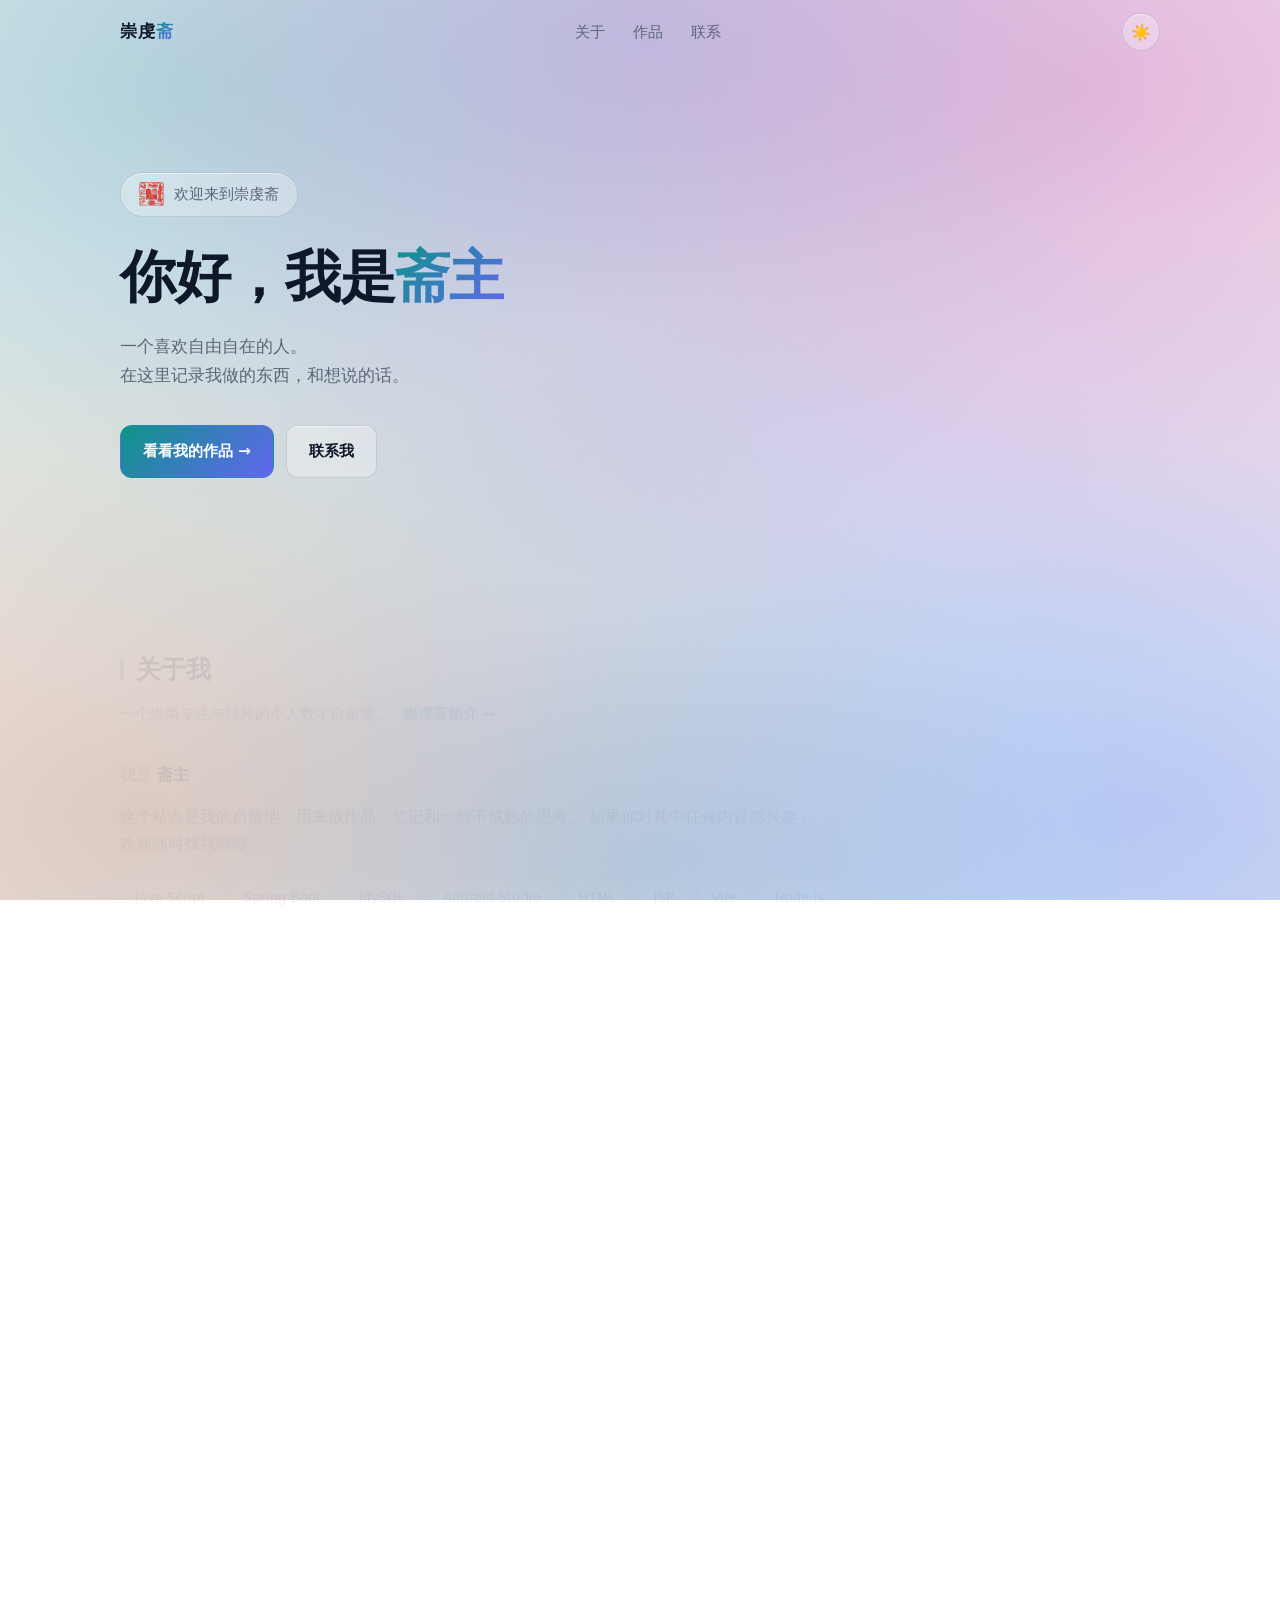
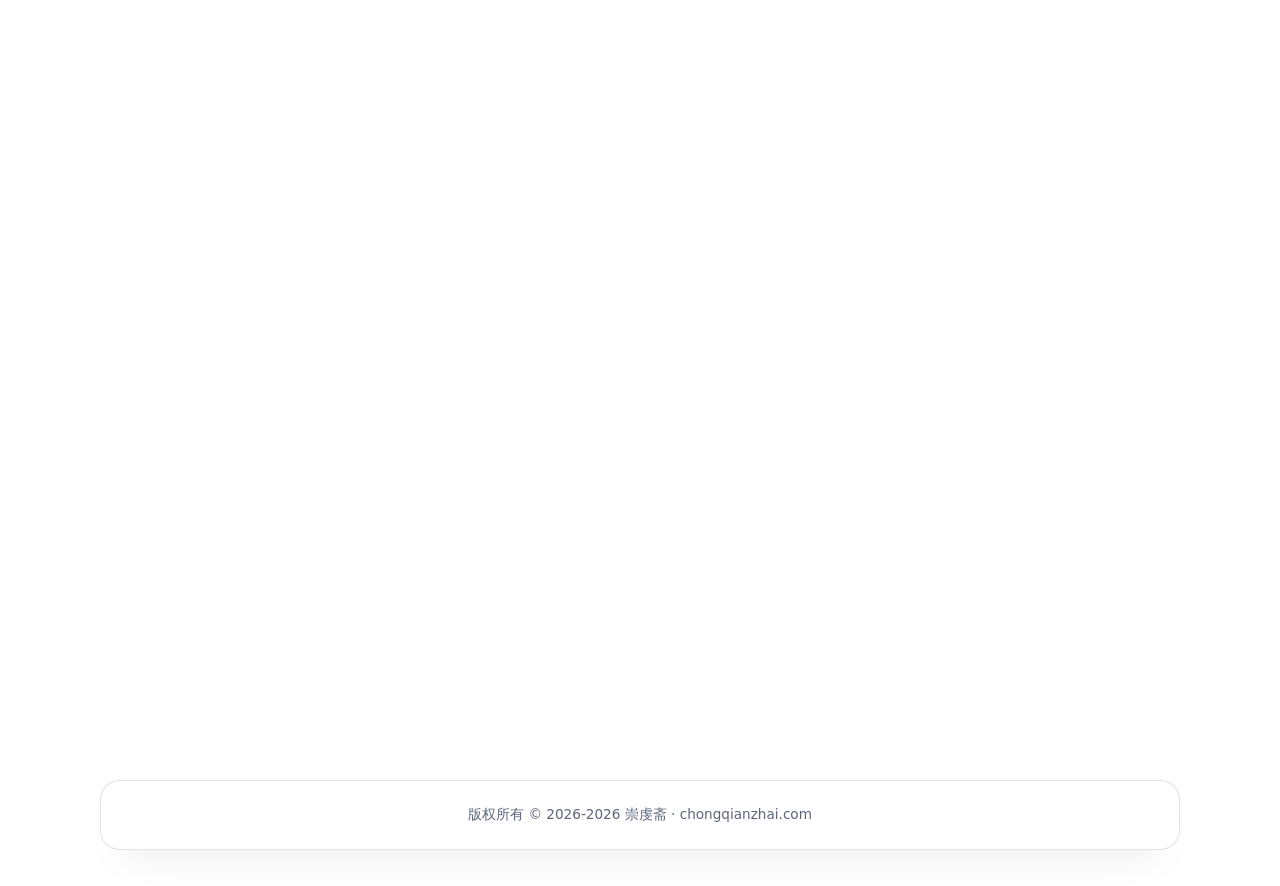
<file: index.html>
<!DOCTYPE html>
<html lang="zh-CN" data-theme="dark">
<head>
  <meta charset="UTF-8" />
  <meta name="viewport" content="width=device-width, initial-scale=1" />

  <!-- 安全策略：移除了内联脚本的哈希限制，因为已全部抽离为外部文件 -->
  <meta http-equiv="Content-Security-Policy"
        content="default-src 'none'; base-uri 'none'; form-action 'none'; frame-src 'none'; object-src 'none'; img-src 'self' data:; media-src 'self'; style-src 'self'; script-src 'self'; font-src 'self'; connect-src 'self'; manifest-src 'self'" />

  <meta name="referrer" content="no-referrer" />

  <title>崇虔斋 · 个人主页</title>
  <meta name="description" content="崇虔斋 —— 碎碎念。一个普通人的个人主页。" />
  <meta property="og:title" content="崇虔斋 · 个人主页" />
  <meta property="og:description" content="碎碎念。" />
  <meta property="og:type" content="website" />

  <link rel="icon" href="img/favicon.ico" sizes="48x48" />
  <link rel="icon" type="image/png" href="img/favicon-96.png" sizes="96x96" />
  <link rel="icon" type="image/png" href="img/favicon-192.png" sizes="192x192" />
  <link rel="apple-touch-icon" sizes="180x180" href="img/apple-touch-icon.png" />

  <link rel="stylesheet" href="css/script.css" />

  <!-- 提前决定主题，避免刷新时闪白（必须无 defer 且在 head 中） -->
  <script src="js/theme-init.js"></script>
</head>

<body>
<div class="bg"><span></span><span></span><span></span></div>

<header class="nav">
  <div class="nav-inner">
    <a href="#top" class="brand">崇虔<span>斋</span></a>
    <ul class="nav-links" id="navLinks">
      <li><a href="#about">关于</a></li>
      <li><a href="#works">作品</a></li>
      <li><a href="#contact">联系</a></li>
    </ul>
    <div class="nav-actions">
      <button class="theme-btn" id="themeBtn" aria-label="切换主题">🌙</button>
      <button class="menu-btn" id="menuBtn" aria-label="打开菜单"><span class="menu-glyph">☰</span></button>
    </div>
  </div>
</header>

<div class="nav-mask" id="navMask" aria-hidden="true"></div>

<main>
  <section class="hero" id="top">
    <div class="badge"><img src="img/cqzlogo.png" alt="印章" class="badge-icon" />欢迎来到崇虔斋</div>
    <h1>你好，我是<span class="grad">斋主</span></h1>
    <p class="lead">
      一个喜欢自由自在的人。<br />
      在这里记录我做的东西，和想说的话。
    </p>
    <div class="btns">
      <a class="btn primary" href="#works">看看我的作品 →</a>
      <a class="btn ghost" href="#contact">联系我</a>
    </div>
  </section>

  <section class="section reveal" id="about">
    <h2 class="section-title">关于我</h2>
    <p class="section-sub">
      一个崇尚专注与纯粹的个人数字自留地。
      <a href="about.html" class="intro-link">崇虔斋简介 &rarr;</a>
    </p>
    <div class="about">
      <p>
        我是 <strong>斋主</strong><!--，目前在做前端开发 / 独立开发 / 移动应用开发相关的折腾。
        平时喜欢把想法做成能跑起来的东西，哪怕很小。-->
      </p>
      <p>
        这个站点是我的自留地，用来放作品、笔记和一些不成熟的思考。
        如果你对其中任何内容感兴趣，欢迎随时找我聊聊。
      </p>
      <div class="tags">
        <span class="tag">Java Script</span>
        <span class="tag">Spring Boot</span>
        <span class="tag">MySQL</span>
        <span class="tag">Android Studio</span>
        <span class="tag">HTML</span>
        <span class="tag">JSP</span>
        <span class="tag">Vue</span>
        <span class="tag">Node.js</span>
      </div>
    </div>
  </section>

  <section class="section reveal" id="works">
    <h2 class="section-title">作品</h2>
    <p class="section-sub">做过的一些小东西。</p>
    <div class="grid">
      <article class="card">
        <div class="card-icon">🛠️</div>
        <h3>项目一</h3>
        <h3>学生选课系统</h3>
        <p>基于 Spring Boot+Vue 编写的学生选课系统</p>
        <a class="card-link" href="https://github.com/Ustinian001/Curriculum.git">查看项目详情 →</a>
      </article>
      <article class="card">
        <div class="card-icon">🛠️</div>
        <h3>项目二</h3>
        <h3>egou商城</h3>
        <p>基于 Java/Kotlin 开发的购物app。</p>
        <a class="card-link" href="https://github.com/Ustinian001/egou.git">查看项目详情 →</a>
        <a class="card-link" href="https://pan.baidu.com/s/1_OyLGsgP4-7cJx2fli8TSA?pwd=unue">app下载详情 →</a>
      </article>
      <article class="card">
        <div class="card-icon">🛠️</div>
        <h3>项目三</h3>
        <h3>Christmas-tree</h3>
        <p>基于 WebGL 编写的粒子圣诞树</p>
        <a class="card-link" href="https://github.com/Ustinian001/Christmas-tree.git">查看项目详情 →</a>
        <button type="button" class="card-link" data-video="Vidoe/Christmas-tree.mp4">查看效果详情 →</button>
      </article>
      <article class="card">
        <div class="card-icon">🛠️</div>
        <h3>项目四</h3>
        <h3>Love Pop-up</h3>
        <p>基于 Java语言编写的弹窗代码，适用于情人节、520及521等。</p>
        <a class="card-link" href="https://github.com/Ustinian001/Love-Pop-up.git">查看项目详情 →</a>
        <button type="button" class="card-link" data-video="Vidoe/Love Pop-up.mp4">查看效果详情 →</button>
      </article>
      <article class="card">
        <div class="card-icon">🛠️</div>
        <h3>项目五</h3>
        <h3>Heartbeat</h3>
        <p>基于 Java语言编写的跳动的爱心，适用于情人节、520及521等。</p>
        <a class="card-link" href="https://github.com/Ustinian001/Heartbeat.git">查看项目详情 →</a>
        <button type="button" class="card-link" data-video="Vidoe/Heartbeat.mp4">查看效果详情 →</button>
      </article>
      <article class="card">
        <div class="card-icon">🛠️</div>
        <h3>项目六</h3>
        <h3>Heart-shaped pop-up</h3>
        <p>基于 Java语言编写的心形弹窗，适用于情人节、520及521等。</p>
        <a class="card-link" href="https://github.com/Ustinian001/Heart-shaped-pop-up.git">查看项目详情 →</a>
        <button type="button" class="card-link" data-video="Vidoe/Heart-shaped pop-up.mp4">查看效果详情 →</button>
      </article>
      <article class="card">
        <div class="card-icon">🛠️</div>
        <h3>项目七</h3>
        <h3>Java-Particle-Cake</h3>
        <p>基于Java语言写的粒子生日蛋糕，适用于生日、纪念日等</p>
        <a class="card-link" href="https://github.com/Ustinian001/Java-Particle-Cake.git">查看项目详情 →</a>
        <button type="button" class="card-link" data-video="Vidoe/Java-Particle-Cake.mp4">查看效果详情 →</button>
      </article>
      <article class="card">
        <div class="card-icon">📦</div>
        <h3>项目八</h3>
        <h3>待续.....</h3>
        <p>待续.....</p>
        <a class="card-link" href="#">查看项目详情 →</a>
      </article>
      <article class="card">
        <div class="card-icon">📦</div>
        <h3>项目九</h3>
        <h3>待续.....</h3>
        <p>待续.....</p>
        <a class="card-link" href="#">查看项目详情 →</a>
      </article>
    </div>
  </section>

  <section class="section reveal" id="contact">
    <h2 class="section-title">联系我</h2>
    <p class="section-sub">欢迎交流，随时找我。</p>
    <div class="btns">
      <a class="btn primary" href="mailto:hi@chongqianzhai.com">Email</a>
      <a class="btn ghost" href="https://github.com/Ustinian001" target="_blank" rel="noopener">GitHub</a>
      <a class="btn ghost" href="https://space.bilibili.com/1204850821?spm_id_from=333.1007.0.0" target="_blank" rel="noopener">Bilibili</a>
    </div>
  </section>
</main>

<footer class="footer">
  <p>版权所有 © 2026-<span id="year"></span> 崇虔斋 · chongqianzhai.com</p>
</footer>

<!-- 视频弹窗：点卡片按钮在当前页播放，不跳转旧 HTML -->
<div class="video-modal" id="videoModal" aria-hidden="true">
  <div class="video-modal-mask" data-close></div>
  <div class="video-modal-box">
    <div class="video-modal-stage">
      <video id="modalVideo" controls loop playsinline webkit-playsinline preload="auto"></video>
      <button type="button" class="video-modal-close" data-close aria-label="关闭视频">✕</button>
    </div>
  </div>
</div>

<script src="js/style.js" defer></script>
</body>
</html>
</file>
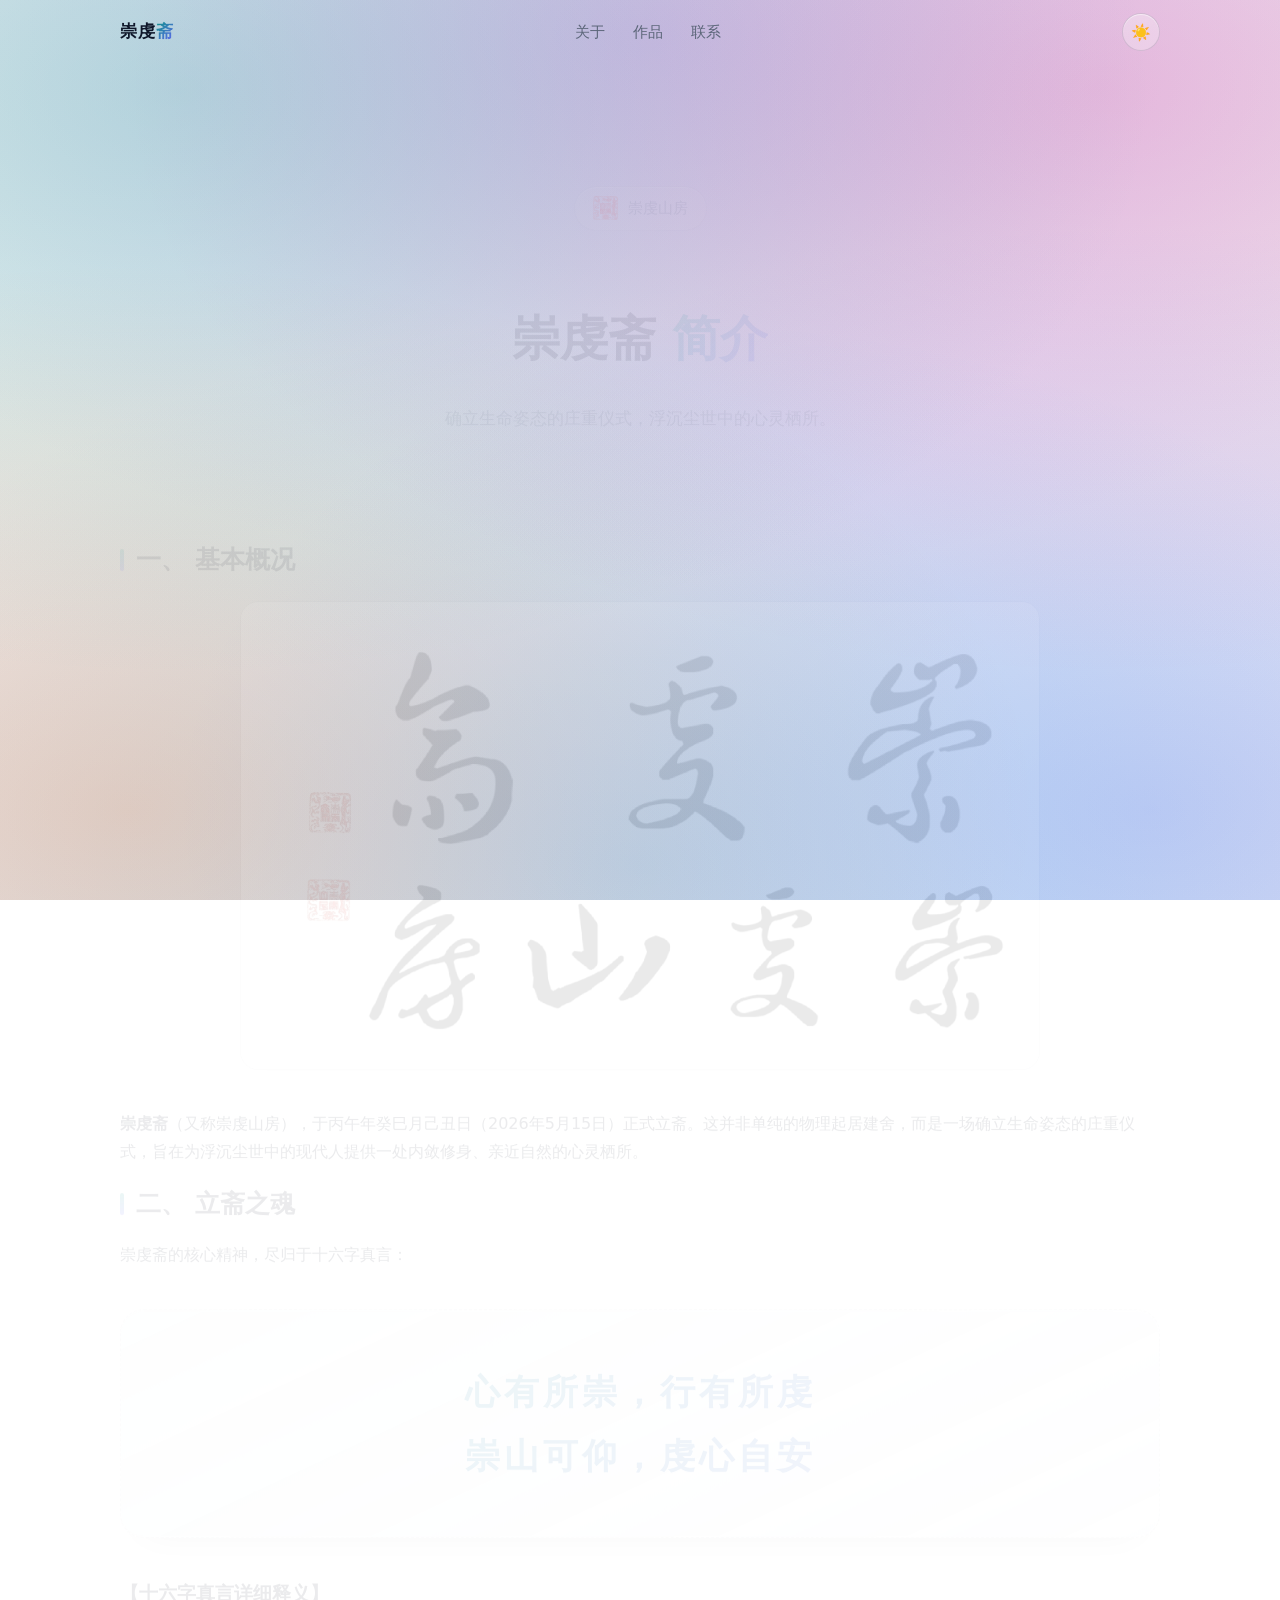
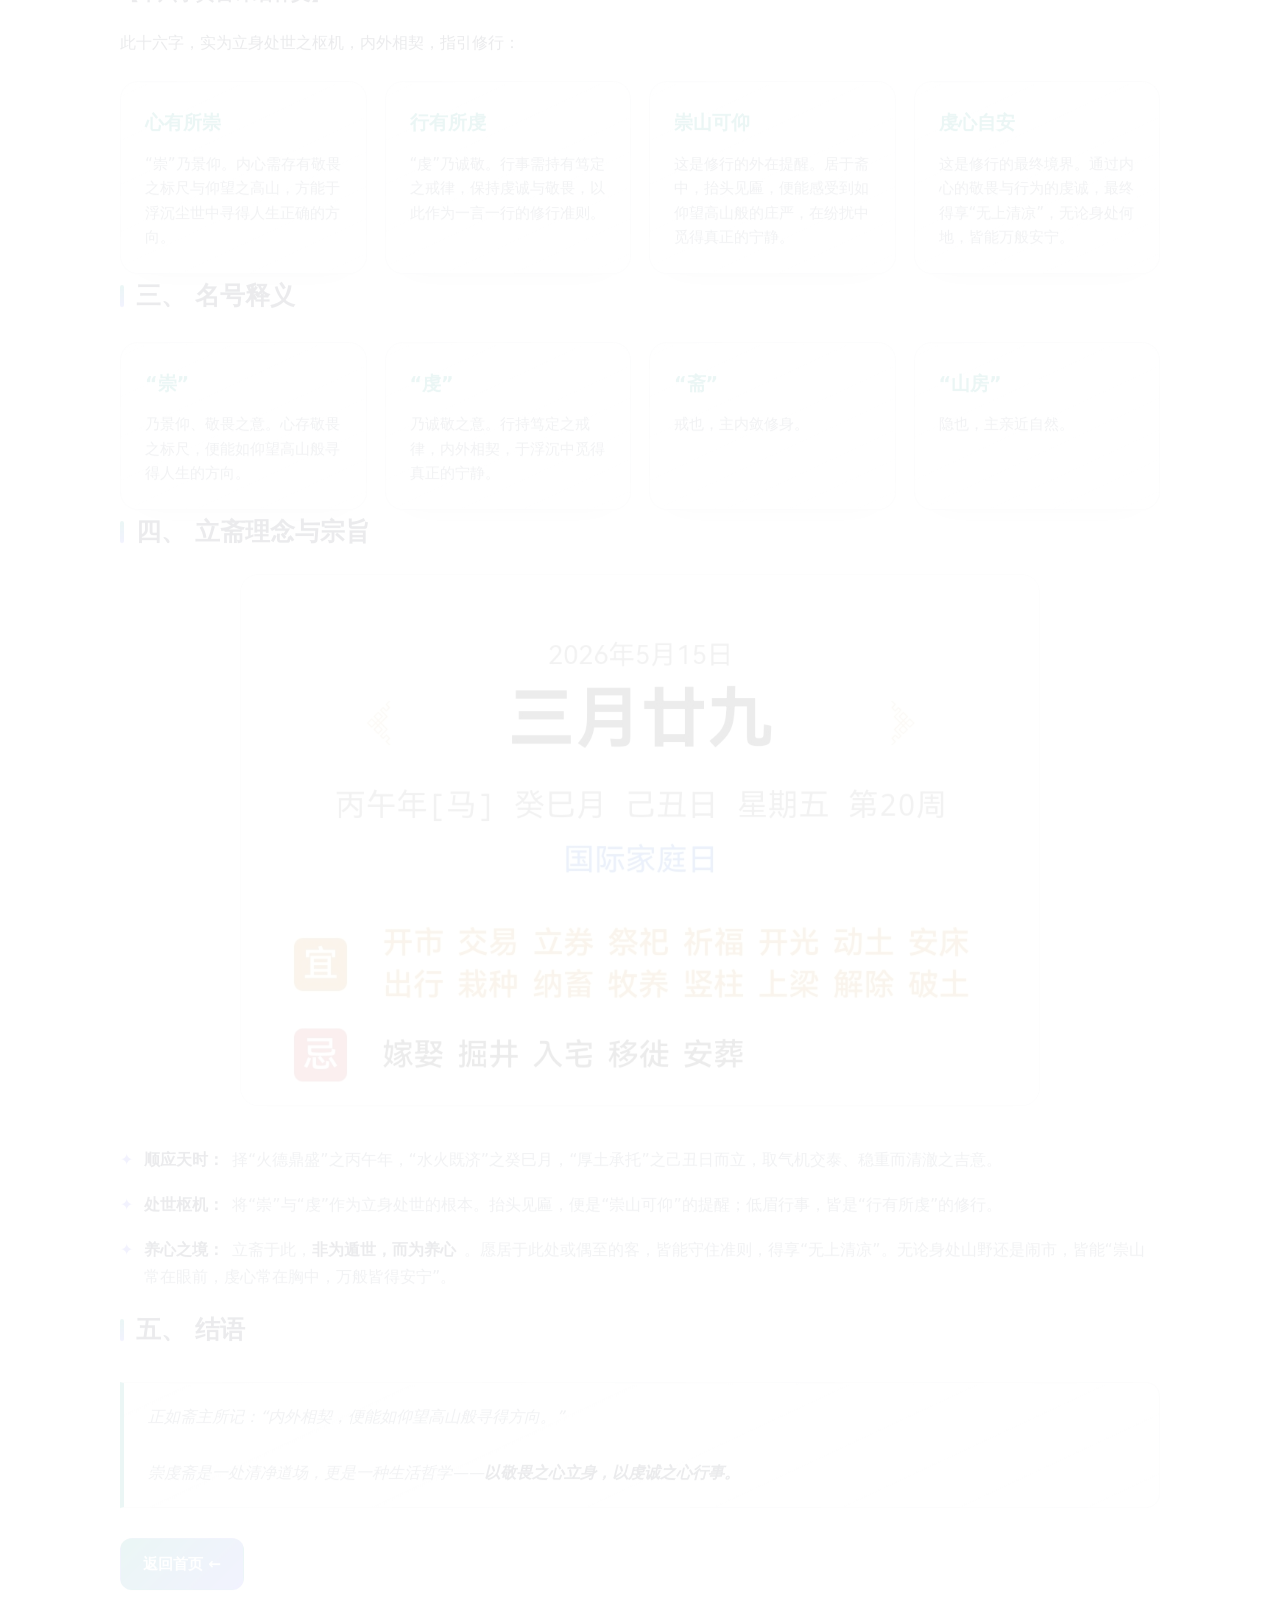
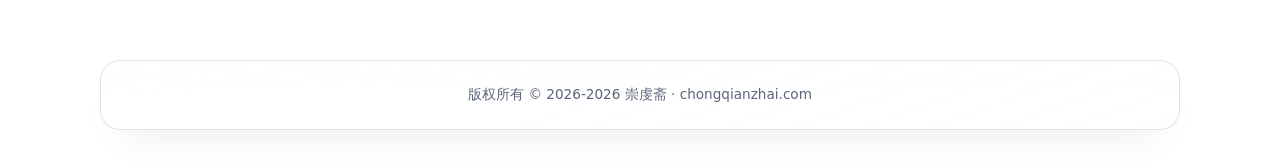
<file: about.html>
<!DOCTYPE html>
<html lang="zh-CN" data-theme="dark">
<head>
    <meta charset="UTF-8" />
    <meta name="viewport" content="width=device-width, initial-scale=1" />

    <meta http-equiv="Content-Security-Policy"
          content="default-src 'none'; base-uri 'none'; form-action 'none'; frame-src 'none'; object-src 'none'; img-src 'self' data:; style-src 'self'; script-src 'self'; font-src 'self'; connect-src 'self'; manifest-src 'self'" />

    <meta name="referrer" content="no-referrer" />
    <title>崇虔斋简介 · 崇虔斋</title>
    <meta name="description" content="崇虔斋（崇虔山房）简介：心有所崇，行有所虔，崇山可仰，虔心自安。" />

    <!-- 核心修改：告诉搜索引擎此页面的主版本是首页，避免被独立收录 -->
    <link rel="canonical" href="https://www.chongqianzhai.com/" />

    <link rel="icon" href="img/favicon.ico" sizes="48x48" />
    <link rel="apple-touch-icon" sizes="180x180" href="img/apple-touch-icon.png" />

    <link rel="stylesheet" href="css/script.css" />
    <link rel="stylesheet" href="css/about.css" />

    <!-- 提前决定主题，避免刷新时闪白 -->
    <script src="js/theme-init.js"></script>
</head>

<body>
<div class="bg"><span></span><span></span><span></span></div>

<header class="nav">
    <div class="nav-inner">
        <a href="index.html" class="brand">崇虔<span>斋</span></a>
        <ul class="nav-links" id="navLinks">
            <li><a href="index.html#about">关于</a></li>
            <li><a href="index.html#works">作品</a></li>
            <li><a href="index.html#contact">联系</a></li>
        </ul>
        <div class="nav-actions">
            <button class="theme-btn" id="themeBtn" aria-label="切换主题">🌙</button>
            <button class="menu-btn" id="menuBtn" aria-label="打开菜单"><span class="menu-glyph">☰</span></button>
        </div>
    </div>
</header>

<div class="nav-mask" id="navMask" aria-hidden="true"></div>

<main>
    <section class="hero-intro reveal">
        <div class="badge" style="margin-bottom: 20px;"><img src="img/cqsflogo.png" alt="印章" class="badge-icon" />崇虔山房</div>
        <h1>崇虔斋 <span class="grad">简介</span></h1>
        <!-- 移除了原有内联样式，交由 CSS 统一控制 -->
        <p class="lead">确立生命姿态的庄重仪式，浮沉尘世中的心灵栖所。</p>
    </section>

    <section class="section reveal" style="padding-top: 20px;">

        <h2 class="section-title">一、 基本概况</h2>
        <img src="img/zhaiming.jpg" alt="崇虔斋环境图" class="content-image" onerror="this.style.display='none'">

        <p style="color: var(--muted); line-height: 1.8; max-width: 800px; margin-bottom: 40px;">
            <strong>崇虔斋</strong>（又称崇虔山房），于丙午年癸巳月己丑日（2026年5月15日）正式立斋。这并非单纯的物理起居建舍，而是一场确立生命姿态的庄重仪式，旨在为浮沉尘世中的现代人提供一处内敛修身、亲近自然的心灵栖所。
        </p>

        <h2 class="section-title">二、 立斋之魂</h2>
        <p style="color: var(--muted); margin-bottom: 20px;">崇虔斋的核心精神，尽归于十六字真言：</p>

        <div class="mantra-box">
            <div class="mantra-text">
                心有所崇，行有所虔<br>
                崇山可仰，虔心自安
            </div>
        </div>

        <h3 style="font-size: 1.1rem; margin-bottom: 16px; color: var(--text);">【十六字真言详细释义】</h3>
        <p style="color: var(--muted); margin-bottom: 20px;">此十六字，实为立身处世之枢机，内外相契，指引修行：</p>

        <div class="intro-grid">
            <div class="intro-card">
                <h4>心有所崇</h4>
                <p>“崇”乃景仰。内心需存有敬畏之标尺与仰望之高山，方能于浮沉尘世中寻得人生正确的方向。</p>
            </div>
            <div class="intro-card">
                <h4>行有所虔</h4>
                <p>“虔”乃诚敬。行事需持有笃定之戒律，保持虔诚与敬畏，以此作为一言一行的修行准则。</p>
            </div>
            <div class="intro-card">
                <h4>崇山可仰</h4>
                <p>这是修行的外在提醒。居于斋中，抬头见匾，便能感受到如仰望高山般的庄严，在纷扰中觅得真正的宁静。</p>
            </div>
            <div class="intro-card">
                <h4>虔心自安</h4>
                <p>这是修行的最终境界。通过内心的敬畏与行为的虔诚，最终得享“无上清凉”，无论身处何地，皆能万般安宁。</p>
            </div>
        </div>

        <h2 class="section-title" style="margin-top: 60px;">三、 名号释义</h2>
        <div class="intro-grid" style="grid-template-columns: repeat(auto-fit, minmax(200px, 1fr));">
            <div class="intro-card">
                <h4 style="color: var(--accent2);">“崇”</h4>
                <p>乃景仰、敬畏之意。心存敬畏之标尺，便能如仰望高山般寻得人生的方向。</p>
            </div>
            <div class="intro-card">
                <h4 style="color: var(--accent2);">“虔”</h4>
                <p>乃诚敬之意。行持笃定之戒律，内外相契，于浮沉中觅得真正的宁静。</p>
            </div>
            <div class="intro-card">
                <h4 style="color: var(--accent2);">“斋”</h4>
                <p>戒也，主内敛修身。</p>
            </div>
            <div class="intro-card">
                <h4 style="color: var(--accent2);">“山房”</h4>
                <p>隐也，主亲近自然。</p>
            </div>
        </div>

        <h2 class="section-title" style="margin-top: 60px;">四、 立斋理念与宗旨</h2>
        <img src="img/shijian.jpg" alt="崇虔斋意境图" class="content-image" onerror="this.style.display='none'">

        <ul class="concept-list">
            <li><strong>顺应天时：</strong>择“火德鼎盛”之丙午年，“水火既济”之癸巳月，“厚土承托”之己丑日而立，取气机交泰、稳重而清澈之吉意。</li>
            <li><strong>处世枢机：</strong>将“崇”与“虔”作为立身处世的根本。抬头见匾，便是“崇山可仰”的提醒；低眉行事，皆是“行有所虔”的修行。</li>
            <li><strong>养心之境：</strong>立斋于此，<strong>非为遁世，而为养心</strong>。愿居于此处或偶至的客，皆能守住准则，得享“无上清凉”。无论身处山野还是闹市，皆能“崇山常在眼前，虔心常在胸中，万般皆得安宁”。</li>
        </ul>

        <h2 class="section-title" style="margin-top: 60px;">五、 结语</h2>
        <div class="quote-block">
            正如斋主所记：“内外相契，便能如仰望高山般寻得方向。”<br><br>
            崇虔斋是一处清净道场，更是一种生活哲学——<strong>以敬畏之心立身，以虔诚之心行事。</strong>
        </div>

        <div class="btns" style="margin-top: 50px; justify-content: center;">
            <a href="index.html" class="btn primary">返回首页 ←</a>
        </div>

    </section>
</main>

<footer class="footer">
    <p>版权所有 © 2026-<span id="year"></span> 崇虔斋 · chongqianzhai.com</p>
</footer>

<script src="js/about.js" defer></script>
</body>
</html>
</file>
<file: css/script.css>
:root {
  --glass-tint: rgba(10, 12, 17, .55);
  --bg-base-1: #141824;
  --bg-base-2: #0b0e14;
  --bg-glow1: rgba(94, 234, 212, .28);
  --bg-glow2: rgba(129, 140, 248, .30);
  --bg-glow3: rgba(244, 114, 182, .26);
  --bg-glow4: rgba(251, 146, 60, .26);
  --bg-glow5: rgba(167, 139, 250, .28);
  --bg-glow6: rgba(56, 189, 248, .26);
  --nav-bg: rgba(10, 12, 17, .26);
  --card: rgba(255, 255, 255, .09);
  --card-hover: rgba(255, 255, 255, .15);
  --border: rgba(255, 255, 255, .16);
  --text: #e9ecf3;
  --muted: #98a2b5;
  --accent: #5eead4;
  --accent2: #818cf8;
  --accent-soft: rgba(94, 234, 212, .35);
  --glow: .25;
  --glass: rgba(255, 255, 255, .10);
  --menu-bg: rgba(19, 23, 34, .94);
  --glass-border: rgba(255, 255, 255, .16);
  --plate: rgba(255, 255, 255, .06);
  --plate-hi: rgba(255, 255, 255, .16);
  /* 液态玻璃高光 / 折射线 */
  --glass-hi: rgba(255, 255, 255, .18);
  --glass-edge: rgba(255, 255, 255, .20);
  --glass-sheen: rgba(255, 255, 255, .12);
}
[data-theme="light"] {
  --glass-tint: rgba(255, 255, 255, .30);
  --bg-base-1: #f3f7f7;
  --bg-base-2: #eceff5;
  --bg-glow1: rgba(13, 148, 136, .24);
  --bg-glow2: rgba(99, 102, 241, .26);
  --bg-glow3: rgba(225, 29, 129, .22);
  --bg-glow4: rgba(234, 88, 12, .22);
  --bg-glow5: rgba(139, 92, 246, .24);
  --bg-glow6: rgba(14, 165, 233, .22);
  --nav-bg: rgba(255, 255, 255, .22);
  --card: rgba(255, 255, 255, .26);
  --card-hover: rgba(255, 255, 255, .40);
  --border: rgba(15, 23, 42, .14);
  --text: #0f172a;
  --muted: #5c6679;
  --accent: #0d9488;
  --accent2: #6366f1;
  --accent-soft: rgba(13, 148, 136, .35);
  --glow: .30;
  --glass: rgba(255, 255, 255, .20);
  --menu-bg: rgba(243, 247, 247, .96);
  --glass-border: rgba(15, 23, 42, .12);
  --plate: rgba(255, 255, 255, .14);
  --plate-hi: rgba(255, 255, 255, .28);
  --glass-hi: rgba(255, 255, 255, .50);
  --glass-edge: rgba(255, 255, 255, .55);
  --glass-sheen: rgba(255, 255, 255, .12);
}

*, *::before, *::after { box-sizing: border-box; }

html {
  scroll-behavior: smooth; scroll-padding-top: 84px;
  background-color: var(--bg-base-2);
  background:
          radial-gradient(1500px 900px at 14% 10%, var(--bg-glow1), transparent 65%),
          radial-gradient(1500px 900px at 86% 10%, var(--bg-glow3), transparent 65%),
          radial-gradient(1400px 840px at 50% 4%, var(--bg-glow5), transparent 65%),
          radial-gradient(1400px 840px at 10% 90%, var(--bg-glow4), transparent 65%),
          radial-gradient(1400px 840px at 50% 96%, var(--bg-glow6), transparent 65%),
          radial-gradient(1500px 900px at 90% 90%, var(--bg-glow2), transparent 65%),
          linear-gradient(160deg, var(--bg-base-1), var(--bg-base-2));
  background-attachment: fixed;
}

body {
  margin: 0;
  display: flow-root;
  color: var(--text);
  font-family: -apple-system, BlinkMacSystemFont, "Segoe UI", "PingFang SC",
  "Hiragino Sans GB", "Microsoft YaHei", system-ui, sans-serif;
  line-height: 1.75;
  -webkit-font-smoothing: antialiased;
  overflow-x: hidden;
  transition: background .35s ease, color .35s ease;
  /* 透明玻璃底：干净平滑渐变打底 + 六色青/粉/紫/橙/天蓝/靛光晕，整页不做磨砂 */

}

/* 内容层在光斑之上，页脚才吃得到背后的颜色 */
main, .footer { position: relative; z-index: 1; }

/* ---------- 基础防护：禁止选中文字 / 拖拽图片 ----------
   只是提高门槛，挡不住真正想拿源码或原图的人，见 README「前端防护」。 */
body {
  -webkit-user-select: none;
  -moz-user-select: none;
  user-select: none;
  -webkit-touch-callout: none;
}
img {
  -webkit-user-drag: none;
  user-drag: none;
  -webkit-user-select: none;
  user-select: none;
  pointer-events: none;
}

/* ---------- 背景层（占位，彩色渐变已直接写在 body 上） ---------- */
.bg { position: fixed; inset: 0; z-index: 0; overflow: hidden; pointer-events: none; }
.bg span { display: none; }

/* 菜单遮罩：仅移动端菜单展开时显示，桌面默认隐藏 */
.nav-mask { display: none; }

/* ---------- 导航：透明悬浮，只保留元素，不画背景盒 ---------- */
.nav {
  position: sticky; top: 0; z-index: 50;
  background: transparent;
  border-bottom: 0;
  box-shadow: none;
}
.nav-inner {
  max-width: 1080px; margin: 0 auto;
  padding: 0 20px; height: 64px;
  display: flex; align-items: center; justify-content: space-between; gap: 16px;
}
.brand {
  font-size: 1.05rem; font-weight: 800; letter-spacing: 1px;
  color: var(--text); text-decoration: none; white-space: nowrap;
}
.brand span {
  background: linear-gradient(135deg, var(--accent), var(--accent2));
  -webkit-background-clip: text; background-clip: text; color: transparent;
}
.nav-links {
  display: flex; gap: 28px; list-style: none; margin: 0; padding: 0;
}
.nav-links a {
  color: var(--muted); text-decoration: none; font-size: .94rem;
  transition: color .2s ease;
}
.nav-links a:hover { color: var(--text); }

.nav-actions { display: flex; align-items: center; gap: 10px; }
.theme-btn, .menu-btn {
  width: 38px; height: 38px; border-radius: 50%;
  border: 1px solid var(--glass-border);
  background:
          linear-gradient(160deg, var(--glass-sheen), rgba(255, 255, 255, .03) 50%),
          var(--card);
  box-shadow: inset 0 1px 0 var(--glass-hi);
  color: var(--text); cursor: pointer; font-size: 1rem;
  display: grid; place-items: center;
  transition: transform .25s ease, border-color .25s ease, box-shadow .25s ease;
}
.theme-btn:hover { transform: rotate(20deg) scale(1.06); border-color: var(--accent-soft); }
.menu-btn {
  display: none; font-size: 1.1rem;
  background:
          linear-gradient(160deg, rgba(255, 255, 255, .14), rgba(255, 255, 255, .04) 42%, rgba(255, 255, 255, .02)),
          var(--glass);
}
.menu-btn .menu-glyph {
  display: inline-block;
  transition: transform .3s cubic-bezier(.2, .7, .3, 1), opacity .18s ease;
}
.menu-btn.open { border-color: var(--accent-soft); box-shadow: inset 0 1px 0 rgba(255, 255, 255, .18); }
.menu-btn.open .menu-glyph { transform: rotate(90deg) scale(.9); }

/* ---------- Hero ---------- */
.hero { max-width: 1080px; margin: 0 auto; padding: 108px 20px 84px; }
.badge {
  display: inline-flex; align-items: center; gap: 10px;
  padding: 8px 18px; border-radius: 999px;
  border: 1px solid var(--glass-border);
  background:
          linear-gradient(160deg, var(--glass-sheen), rgba(255, 255, 255, .03) 50%),
          var(--card);
  box-shadow: inset 0 1px 0 var(--glass-hi);
  font-size: .95rem; color: var(--muted); margin-bottom: 26px;
}
/* 徽章里的小图标 */
.badge-icon {
  width: 25px;
  height: 25px;
  object-fit: contain;
  display: inline-block;
  vertical-align: middle;
  border-radius: 3px;
}
.hero h1 {
  margin: 0;
  font-size: clamp(2.1rem, 6vw, 3.5rem);
  line-height: 1.2; font-weight: 800; letter-spacing: -.02em;
}
.grad {
  background: linear-gradient(135deg, var(--accent), var(--accent2));
  -webkit-background-clip: text; background-clip: text; color: transparent;
}
.lead {
  margin: 22px 0 34px; max-width: 580px;
  font-size: 1.06rem; color: var(--muted);
}

.btns { display: flex; flex-wrap: wrap; gap: 12px; }
.btn {
  display: inline-flex; align-items: center; gap: 8px;
  padding: 12px 22px; border-radius: 12px;
  font-size: .95rem; font-weight: 600; text-decoration: none;
  border: 1px solid transparent;
  transition: transform .2s ease, box-shadow .25s ease,
  background .25s ease, border-color .25s ease;
}
.btn.primary {
  background: linear-gradient(135deg, var(--accent), var(--accent2));
  color: #08131a;
}
[data-theme="light"] .btn.primary { color: #fff; }
.btn.primary:hover { transform: translateY(-2px); box-shadow: 0 12px 32px -12px var(--accent); }
.btn.ghost {
  border-color: var(--glass-border);
  background:
          linear-gradient(160deg, var(--glass-sheen), rgba(255, 255, 255, .03) 50%),
          var(--card);
  color: var(--text);
  box-shadow: inset 0 1px 0 var(--glass-hi);
}
.btn.ghost:hover { transform: translateY(-2px); border-color: var(--accent-soft); }

/* ---------- 通用区块 ---------- */
.section { max-width: 1080px; margin: 0 auto; padding: 64px 20px; }
.section-title {
  display: flex; align-items: center; gap: 12px;
  margin: 0 0 10px; font-size: 1.55rem; letter-spacing: 0;
}
.section-title::before {
  content: ""; width: 4px; height: 22px; border-radius: 2px;
  background: linear-gradient(var(--accent), var(--accent2));
}
.section-sub { margin: 0 0 34px; color: var(--muted); font-size: .93rem; }

/* ===== 崇虔斋简介链接样式（渐变色文字） ===== */
.intro-link {
  display: inline-block;
  margin-left: 8px;
  background: linear-gradient(135deg, var(--accent), var(--accent2));
  -webkit-background-clip: text;
  background-clip: text;
  color: transparent; /* 让文字透明，露出背景的渐变色 */
  text-decoration: none;
  font-weight: 700; /* 渐变字稍微加粗一点更好看 */
  transition: opacity .2s ease, transform .2s ease;
}

.intro-link:hover {
  opacity: 0.8; /* 鼠标悬停时稍微变淡一点，代替下划线效果 */
  transform: translateX(3px); /* 向右轻轻移动 */
}
/* =================================== */

/* ---------- 关于 ---------- */
.about p { margin: 0 0 14px; max-width: 700px; color: var(--muted); font-size: .98rem; }
.about strong { color: var(--text); font-weight: 600; }
.tags { display: flex; flex-wrap: wrap; gap: 8px; margin-top: 22px; }
.tag {
  padding: 6px 14px; border-radius: 999px;
  border: 1px solid var(--glass-border);
  background:
          linear-gradient(160deg, var(--glass-sheen), rgba(255, 255, 255, .03) 50%),
          var(--card);
  box-shadow: inset 0 1px 0 var(--glass-hi);
  font-size: .83rem; color: var(--muted);
}

/* ---------- 卡片 ---------- */
.grid {
  display: grid; gap: 18px;
  grid-template-columns: repeat(auto-fit, minmax(250px, 1fr));
}
.card {
  display: flex; flex-direction: column; gap: 10px;
  padding: 24px; border-radius: 18px;
  background:
          linear-gradient(155deg,
          var(--glass-sheen) 0%,
          var(--card) 42%,
          rgba(255, 255, 255, .02) 100%);
  border: 1px solid var(--glass-border);
  box-shadow:
          inset 0 1px 0 var(--glass-hi),
          inset 0 -1px 0 rgba(255, 255, 255, .05),
          0 18px 36px -24px rgba(0, 0, 0, .45);
  transition: transform .28s ease, background .28s ease,
  border-color .28s ease, box-shadow .28s ease;
}
.card:hover {
  transform: translateY(-4px);
  background:
          linear-gradient(155deg,
          var(--glass-sheen) 0%,
          var(--card-hover) 42%,
          rgba(255, 255, 255, .03) 100%);
  border-color: var(--accent-soft);
  box-shadow:
          inset 0 1px 0 var(--glass-hi),
          0 22px 44px -26px rgba(0, 0, 0, .55);
}
.card-icon { font-size: 1.5rem; line-height: 1; }
.card h3 { margin: 0; font-size: 1.05rem; }
.card p { margin: 0; flex: 1; color: var(--muted); font-size: .9rem; }
.card-link { color: var(--accent); text-decoration: none; font-size: .88rem; font-weight: 600; }
button.card-link {
  display: block; width: 100%;
  background: none; border: 0; padding: 0; margin: 0;
  font-family: inherit; font-size: .88rem; font-weight: 600; line-height: inherit;
  color: var(--accent); text-align: left; cursor: pointer;
}
.card-link:hover { text-decoration: underline; }

/* ---------- 随笔列表 ---------- */
.notes { list-style: none; margin: 0; padding: 0; border-top: 1px solid var(--border); }
.notes li {
  display: flex; align-items: baseline; gap: 18px;
  padding: 16px 4px; border-bottom: 1px solid var(--border);
  transition: padding-left .22s ease;
}
.notes li:hover { padding-left: 12px; }
.notes time { flex-shrink: 0; color: var(--muted); font-size: .85rem; font-variant-numeric: tabular-nums; }
.notes a { color: var(--text); text-decoration: none; font-size: .98rem; transition: color .2s ease; }
.notes a:hover { color: var(--accent); }

/* ---------- 页脚：透明液态玻璃悬浮条 ---------- */
.footer {
  position: relative;
  max-width: 1080px;
  margin: 28px auto 36px;
  padding: 22px 20px;
  border-radius: 20px;
  border: 1px solid var(--glass-border);
  background:
          linear-gradient(160deg, var(--plate-hi), rgba(255, 255, 255, .04) 46%, transparent 100%),
          var(--plate);
  box-shadow:
          inset 0 1px 0 rgba(255, 255, 255, .22),
          inset 0 -1px 0 rgba(255, 255, 255, .04),
          0 20px 44px -24px rgba(0, 0, 0, .55);
  text-align: center; color: var(--muted); font-size: .85rem;
}
/* 顶部一道柔和高光，模拟玻璃反光 */
.footer::before {
  content: "";
  position: absolute; inset: 0;
  border-radius: inherit;
  background: linear-gradient(180deg, rgba(255, 255, 255, .12), transparent 42%);
  pointer-events: none;
}
/* 底边一道折射亮线 */
.footer::after {
  content: "";
  position: absolute; left: 16px; right: 16px; bottom: 0;
  height: 1px;
  background: linear-gradient(90deg, transparent, rgba(255, 255, 255, .18), transparent);
  pointer-events: none;
}
.footer p { position: relative; z-index: 1; margin: 0; }
[data-theme="light"] .footer {
  box-shadow: inset 0 1px 0 rgba(255, 255, 255, .6),
  inset 0 -1px 0 rgba(255, 255, 255, .06),
  0 20px 44px -26px rgba(15, 23, 42, .18);
}

/* ---------- 滚动出现 ---------- */
.js .reveal {
  opacity: 0; transform: translateY(24px);
  transition: opacity .7s cubic-bezier(.2, .7, .3, 1),
  transform .7s cubic-bezier(.2, .7, .3, 1);
}
.js .reveal.visible { opacity: 1; transform: none; }

/* ---------- 移动端 ---------- */
@media (max-width: 720px) {
  .menu-btn { display: grid; }

  /* 菜单展开时铺满屏幕的半透明遮罩，点遮罩即收起菜单 */
  .nav-mask {
    display: block;
    position: fixed;
    inset: 0;
    z-index: 40;
    background: rgba(8, 12, 22, .22);
    opacity: 0;
    visibility: hidden;
    pointer-events: none;
    transition: opacity .25s ease, visibility 0s linear .25s;
  }
  .nav-mask.show {
    opacity: 1;
    visibility: visible;
    pointer-events: auto;
  }

  /* 液态玻璃共用材质：按钮、颈部、面板是同一块玻璃（融合） */
  .nav-links {
    position: absolute;
    top: 76px; right: 20px;
    left: auto;
    width: 38px; height: 38px;
    flex-direction: column;
    gap: 4px;
    padding: 8px;
    border-radius: 50%;
    background:
            linear-gradient(160deg, rgba(255, 255, 255, .12), rgba(255, 255, 255, .02) 55%),
            var(--menu-bg);
    border: 1px solid var(--glass-border);
    box-shadow:
            inset 0 1px 0 rgba(255, 255, 255, .18),
            inset 0 -1px 0 rgba(255, 255, 255, .04),
            0 20px 44px -18px rgba(0, 0, 0, .55);
    overflow: hidden;
    transform-origin: top right;
    opacity: 0;
    visibility: hidden;
    pointer-events: none;
    transition:
            width .24s cubic-bezier(.3, 1.25, .5, 1),
            height .24s cubic-bezier(.3, 1.25, .5, 1),
            border-radius .24s cubic-bezier(.3, 1.25, .5, 1),
            opacity .18s ease,
            visibility 0s linear .24s;
    z-index: 60;
  }

  /* 融合颈部：按钮与面板之间长出的一道玻璃连接柱 */
  .nav-links::before {
    content: "";
    position: absolute;
    top: -10px; right: 23px;
    width: 12px; height: 10px;
    border-radius: 4px 4px 0 0;
    background: var(--menu-bg);
    border-left: 1px solid var(--glass-border);
    border-right: 1px solid var(--glass-border);
    border-top: 1px solid var(--glass-border);
    opacity: 0;
  }

  /* 形变：鼓包快速放大摊成菜单，轻微回弹落定 */
  .nav-links.open {
    visibility: visible;
    pointer-events: auto;
    animation: menu-out .32s cubic-bezier(.3, 1.25, .5, 1) forwards;
  }
  .nav-links.open::before { animation: neck-in .32s ease forwards; }

  /* 内容：随面板一起淡入，不做长延迟 */
  .nav-links li {
    opacity: 0;
    filter: blur(10px);
    transition: opacity .18s ease, filter .18s ease;
  }
  .nav-links.open li {
    opacity: 1;
    filter: blur(0);
    transition: opacity .18s ease .1s, filter .18s ease .1s;
  }

  .nav-links a {
    display: block;
    padding: 10px 14px;
    border-radius: 12px;
    white-space: nowrap;
  }
  .nav-links a:hover { background: var(--card-hover); }

  /* 鼓包直接放大逼近面板，轻微过冲后回弹落定 */
  @keyframes menu-out {
    0% {
      width: 38px; height: 38px; border-radius: 50%;
      transform: translateY(2px) scale(.92);
      opacity: 1;
    }
    55% {
      width: 196px; height: 164px; border-radius: 22px;
      transform: translateY(2px) scale(1.04);
      opacity: 1;
    }
    100% {
      width: 216px; height: 176px; border-radius: 18px;
      transform: translateY(0) scale(1);
      opacity: 1;
    }
  }
  /* 颈部：面板摊开过程中短暂断开，落定后重新接上 */
  @keyframes neck-in {
    0% { width: 12px; opacity: 1; }
    35% { width: 5px; opacity: 0; }
    100% { width: 12px; opacity: 1; }
  }

  .hero { padding: 76px 20px 56px; }
  .section { padding: 48px 20px; }
  .footer { margin: 24px 16px 28px; }
  /* 竖屏长页面：光晕沿整页纵向均匀铺开，避免中段只剩纯色底 */
  html {
    background-attachment: scroll;
    background:
            radial-gradient(1200px 720px at 12% 6%,  var(--bg-glow1), transparent 70%),
            radial-gradient(1200px 720px at 88% 18%, var(--bg-glow3), transparent 70%),
            radial-gradient(1200px 720px at 50% 32%, var(--bg-glow5), transparent 70%),
            radial-gradient(1200px 720px at 10% 50%, var(--bg-glow4), transparent 70%),
            radial-gradient(1200px 720px at 90% 62%, var(--bg-glow6), transparent 70%),
            radial-gradient(1200px 720px at 18% 78%, var(--bg-glow2), transparent 70%),
            radial-gradient(1200px 720px at 82% 92%, var(--bg-glow6), transparent 70%),
            linear-gradient(160deg, var(--bg-base-1), var(--bg-base-2));
  }
}

@media (prefers-reduced-motion: reduce) {
  html { scroll-behavior: auto; }
  *, *::before, *::after { animation: none !important; transition: none !important; }
  .js .reveal { opacity: 0; transform: translateY(24px); }
  .nav-links.open { width: 216px; height: 176px; border-radius: 18px; }
  .nav-links.open li { opacity: 1; filter: none; }
}

/* ---------- 视频弹窗：当前页播放，不跳转旧 HTML ---------- */
.video-modal {
  position: fixed; inset: 0; z-index: 100;
  display: flex; align-items: center; justify-content: center;
  padding: 24px;
  background: rgba(0, 0, 0, .62);
  opacity: 0; visibility: hidden;
  transition: opacity .28s ease, visibility .28s ease;
}
.video-modal.open { opacity: 1; visibility: visible; }
.video-modal-mask { position: absolute; inset: 0; }
.video-modal-box {
  position: relative;
  width: min(960px, 94vw);
  border-radius: 20px;
  border: 1px solid var(--glass-border);
  background:
          linear-gradient(155deg, var(--glass-sheen) 0%, var(--card) 42%, rgba(255, 255, 255, .02) 100%);
  box-shadow:
          inset 0 1px 0 var(--glass-hi),
          0 24px 50px -24px rgba(0, 0, 0, .60);
  padding: 14px;
}
.video-modal-stage {
  position: relative;
  width: 100%;
  aspect-ratio: 3 / 2;
  max-height: 76vh;
  border-radius: 14px;
  overflow: hidden;
  background: #000;
}
.video-modal-stage video {
  display: block; width: 100%; height: 100%;
  object-fit: contain; background: #000;
}
.video-modal-close {
  position: absolute; top: 12px; right: 12px; z-index: 2;
  width: 36px; height: 36px; border-radius: 50%;
  border: 1px solid var(--glass-border);
  background: var(--card); color: var(--text);
  display: grid; place-items: center; cursor: pointer; font-size: 1rem;
  box-shadow: inset 0 1px 0 var(--glass-hi);
}
.video-modal-close:hover { border-color: var(--accent-soft); }
[data-theme="light"] .video-modal-box {
  box-shadow:
          inset 0 1px 0 rgba(255, 255, 255, .60),
          0 24px 50px -26px rgba(15, 23, 42, .22);
}
</file>
<file: css/about.css>
/* ---------- 简介页面专属排版样式 ---------- */

.hero-intro {
    padding: 100px 20px 40px;
    text-align: center;
    /* 使用 Flex 布局强制内部元素绝对居中 */
    display: flex;
    flex-direction: column;
    align-items: center;
}

.hero-intro h1 {
    font-size: clamp(2rem, 5vw, 3rem);
    margin-bottom: 16px;
}

/* 单独调整首屏副标题的间距，使其与标题更紧凑 */
.hero-intro .lead {
    margin-top: 8px;
    margin-bottom: 0;
}

/* 通用大图样式 */
.content-image {
    display: block;
    width: 100%;
    max-width: 800px; /* 限制最大宽度，防止图片过大 */
    height: auto;
    margin: 20px auto 40px auto; /* 居中，下方留出间距 */
    border-radius: 18px; /* 圆角与卡片统一 */
    border: 1px solid var(--glass-border);
    box-shadow:
            inset 0 1px 0 var(--glass-hi),
            0 10px 30px -10px rgba(0, 0, 0, 0.3); /* 增加一点阴影凸显层次 */
    object-fit: cover;
}
[data-theme="light"] .content-image {
    box-shadow: 0 10px 30px -10px rgba(15, 23, 42, 0.1);
}

/* 核心真言大字展示 */
.mantra-box {
    text-align: center;
    padding: 50px 20px;
    margin: 40px 0;
    background:
            linear-gradient(155deg,
            var(--glass-sheen) 0%,
            var(--card) 42%,
            rgba(255, 255, 255, .02) 100%);
    border-radius: 24px;
    border: 1px dashed var(--glass-border);
    position: relative;
    overflow: hidden;
    box-shadow:
            inset 0 1px 0 var(--glass-hi),
            inset 0 -1px 0 rgba(255, 255, 255, .05),
            0 18px 36px -24px rgba(0, 0, 0, .45);
}
.mantra-box::before {
    content: ""; position: absolute; inset: 0;
    background: linear-gradient(135deg, var(--accent), var(--accent2));
    opacity: 0.05; z-index: 0;
}
.mantra-text {
    position: relative; z-index: 1;
    font-size: clamp(1.5rem, 4vw, 2.2rem);
    font-weight: 800;
    line-height: 1.8;
    letter-spacing: 4px;
    background: linear-gradient(135deg, var(--accent), var(--accent2));
    -webkit-background-clip: text; background-clip: text; color: transparent;
}

/* 四字释义网格 */
.intro-grid {
    display: grid; gap: 18px;
    grid-template-columns: repeat(auto-fit, minmax(220px, 1fr));
    margin-top: 24px;
}
.intro-card {
    background:
            linear-gradient(155deg,
            var(--glass-sheen) 0%,
            var(--card) 42%,
            rgba(255, 255, 255, .02) 100%);
    border: 1px solid var(--glass-border);
    padding: 24px; border-radius: 18px;
    box-shadow:
            inset 0 1px 0 var(--glass-hi),
            inset 0 -1px 0 rgba(255, 255, 255, .05),
            0 14px 30px -22px rgba(0, 0, 0, .4);
    transition: transform .3s ease, border-color .3s ease, box-shadow .3s ease;
}
.intro-card:hover {
    transform: translateY(-5px);
    border-color: var(--accent-soft);
}
.intro-card h4 {
    margin: 0 0 12px 0;
    font-size: 1.2rem;
    color: var(--accent);
}
.intro-card p {
    margin: 0;
    font-size: 0.95rem;
    color: var(--muted);
    line-height: 1.6;
}

/* 引用块样式 */
.quote-block {
    border-left: 4px solid var(--accent);
    padding: 20px 24px;
    background:
            linear-gradient(155deg,
            var(--glass-sheen) 0%,
            var(--card) 50%,
            rgba(255, 255, 255, .02) 100%);
    border: 1px solid var(--glass-border);
    border-left: 4px solid var(--accent);
    border-radius: 0 14px 14px 0;
    margin: 30px 0;
    font-style: italic;
    color: var(--muted);
    box-shadow: inset 0 1px 0 var(--glass-hi);
}
.quote-block strong {
    color: var(--text);
}

/* 列表样式优化 */
.concept-list {
    list-style: none;
    padding: 0;
    margin-top: 20px;
}
.concept-list li {
    margin-bottom: 18px;
    padding-left: 24px;
    position: relative;
    color: var(--muted);
    line-height: 1.7;
}
.concept-list li::before {
    content: "✦";
    position: absolute;
    left: 0;
    top: 0;
    color: var(--accent2);
}
.concept-list strong {
    color: var(--text);
    margin-right: 8px;
}
</file>
